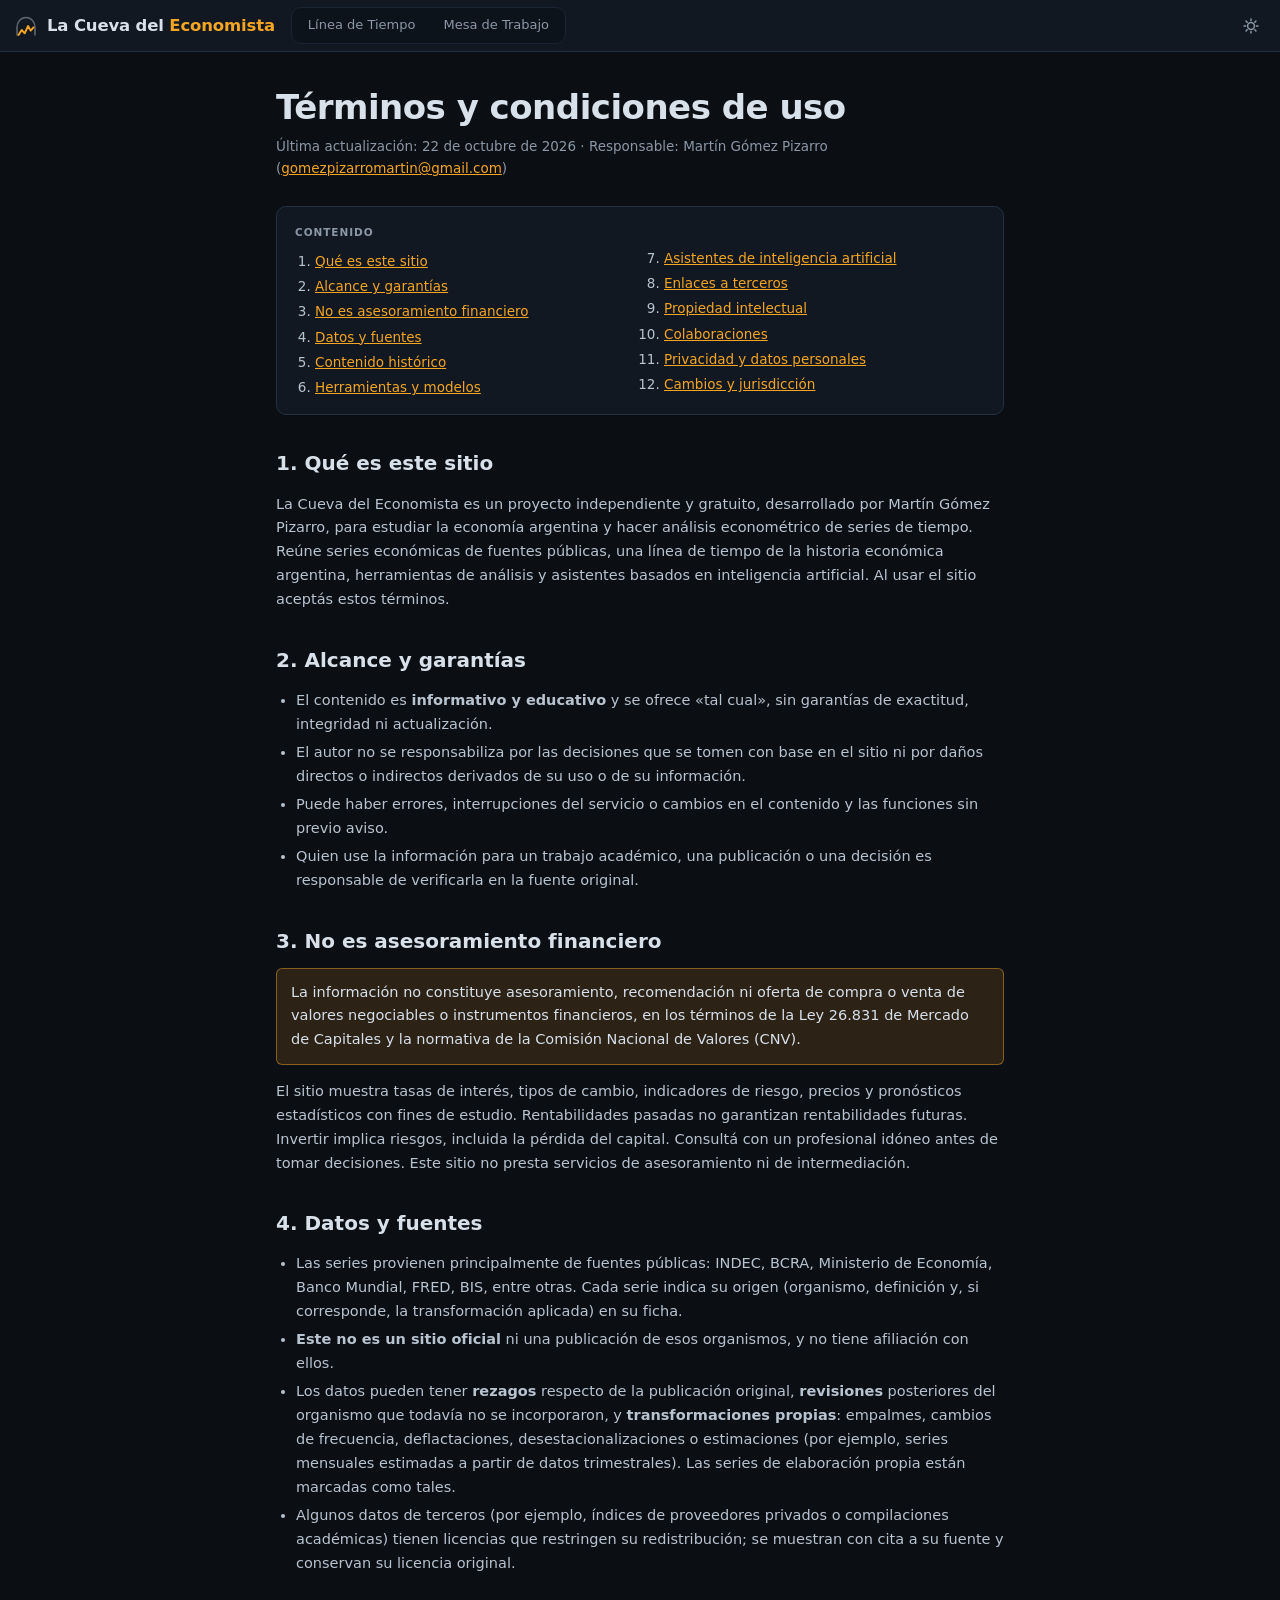
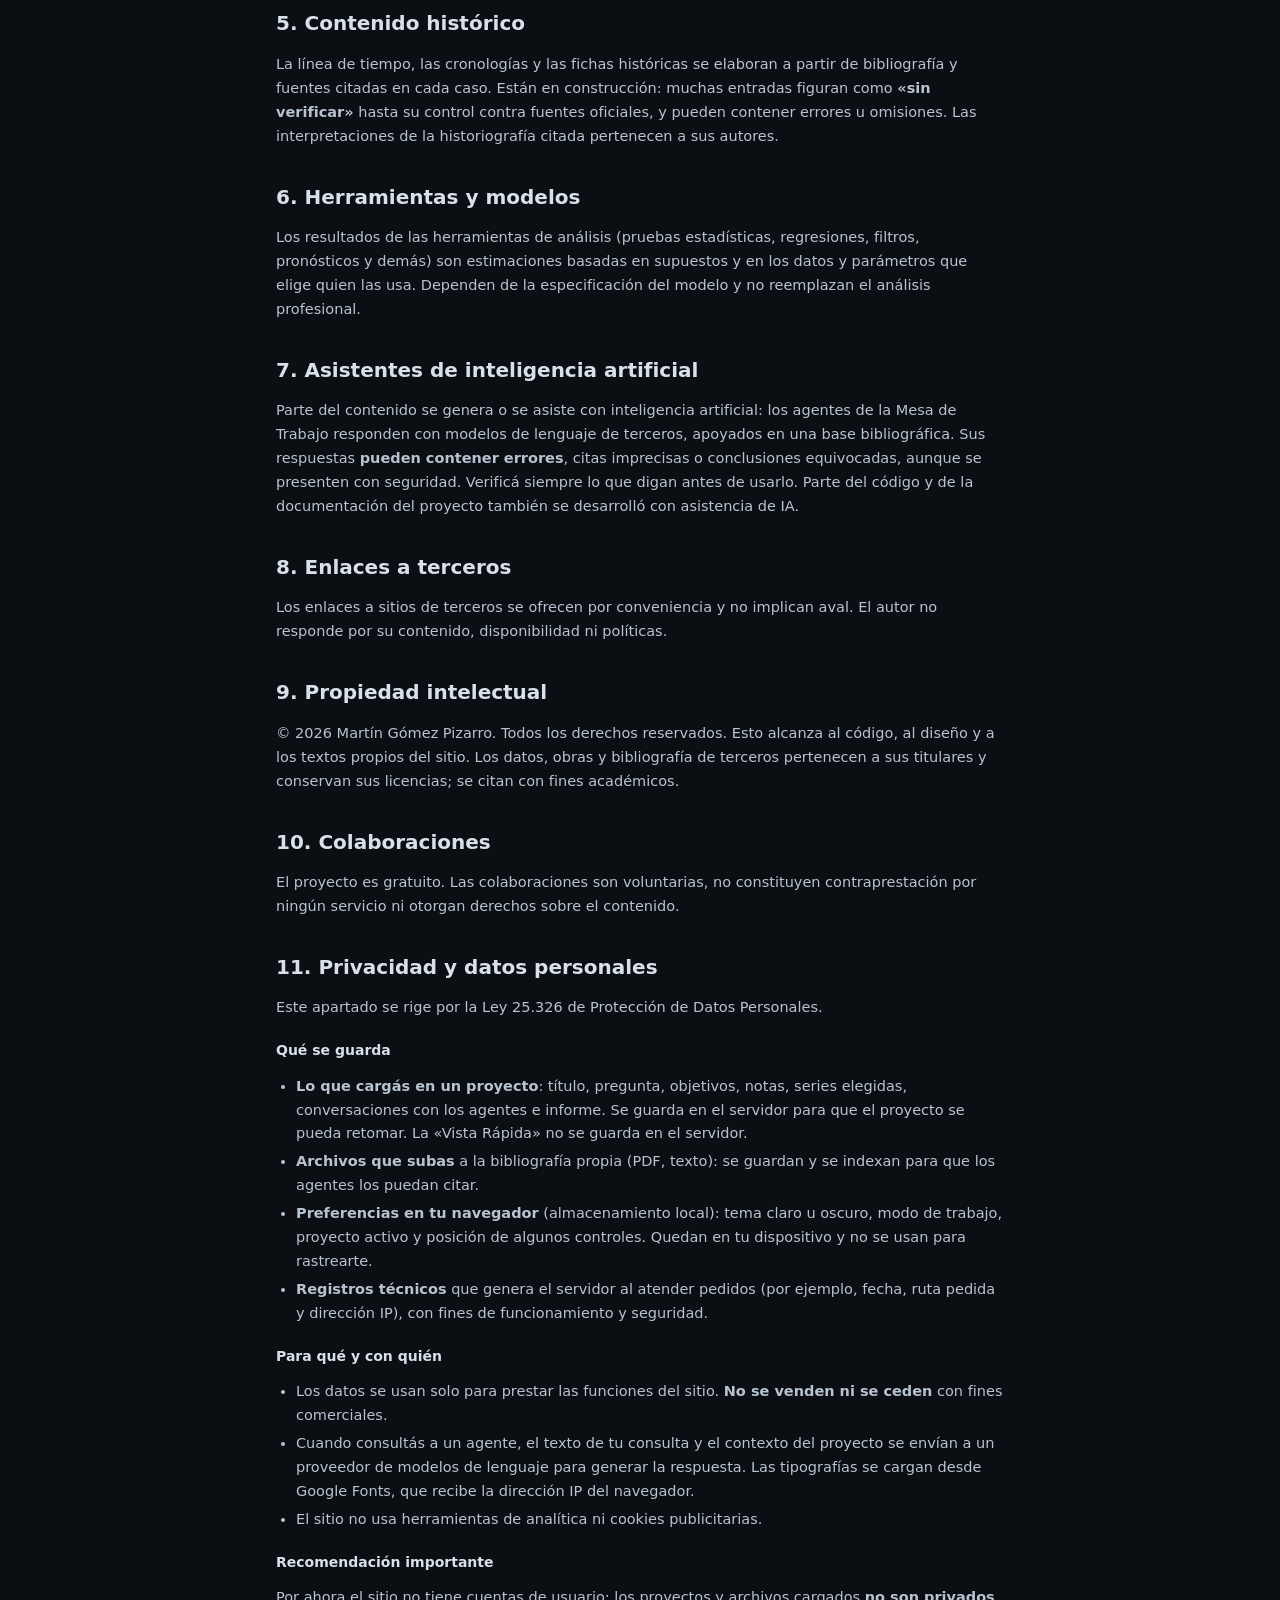
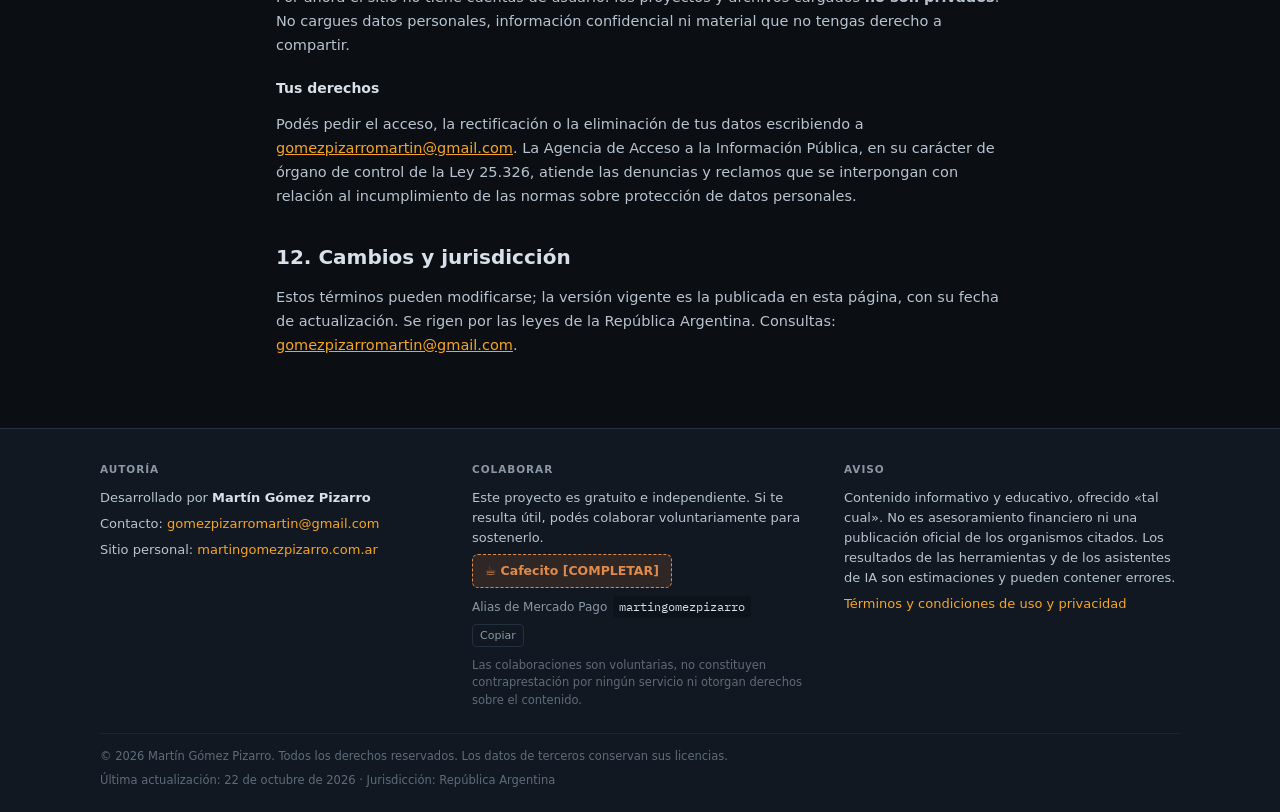
<file: web/terminos.html>
<!doctype html>
<html lang="es">
<head>
<meta charset="utf-8">
<meta name="viewport" content="width=device-width, initial-scale=1">
<title>Términos y condiciones · La Cueva del Economista</title>
<meta name="description" content="Términos y condiciones de uso, descargos de responsabilidad y política de privacidad de La Cueva del Economista.">
<link rel="preconnect" href="https://fonts.googleapis.com">
<link rel="preconnect" href="https://fonts.gstatic.com" crossorigin>
<link rel="stylesheet" href="https://fonts.googleapis.com/css2?family=Fraunces:opsz,wght@9..144,500;9..144,700&family=IBM+Plex+Mono:wght@400;500;600&family=IBM+Plex+Sans:wght@400;500;600&display=swap">
<link rel="stylesheet" href="/web/estilo/tokens.css">
<link rel="stylesheet" href="/web/estilo/pie.css">
<script src="/web/estilo/tema.js"></script>
<script src="/web/estilo/sitio.js"></script>
<style>
  /* Página de lectura: a diferencia de las pantallas de trabajo, ésta scrollea. */
  body{min-height:100vh; display:flex; flex-direction:column}
  .topbar{position:sticky; top:0; z-index:10}
  .doc{flex:1; width:100%; max-width:760px; margin:0 auto; padding:36px 16px 56px}
  .doc h1{font-family:var(--display); font-weight:700; font-size:clamp(26px,4.4vw,34px); line-height:1.15; letter-spacing:-.015em; margin:0 0 8px; color:var(--ink)}
  .doc .bajada{color:var(--ink-dim); margin:0 0 26px; font-size:13.5px}
  .doc h2{font-family:var(--display); font-weight:600; font-size:20px; margin:34px 0 10px; color:var(--ink); scroll-margin-top:68px}
  .doc h3{font-size:14px; margin:20px 0 6px; color:var(--ink)}
  .doc p, .doc li{color:var(--ink-2); line-height:1.65; font-size:14.5px}
  .doc ul{padding-left:20px}
  .doc li{margin:4px 0}
  .doc .indice{background:var(--surface); border:1px solid var(--line); border-radius:var(--r-lg); padding:14px 18px; margin:0 0 8px}
  .doc .indice ol{margin:6px 0 0; padding-left:20px; columns:2; column-gap:28px}
  .doc .indice li{font-size:13.5px; margin:3px 0; break-inside:avoid}
  .doc .destacado{background:var(--accent-soft); border:1px solid var(--accent-line); border-radius:var(--r); padding:12px 14px; margin:12px 0}
  .doc .destacado p{margin:0; color:var(--ink)}
  @media (max-width:600px){ .doc .indice ol{columns:1} .topbar .modswitch{display:none} }
</style>
</head>
<body>

<header class="topbar">
  <a class="brand" href="/" style="text-decoration:none; color:inherit">
    <svg class="glyph" width="24" height="24" viewBox="0 0 24 24" fill="none" aria-hidden="true">
      <path d="M3 21V13.5C3 7.7 7 3.5 12 3.5S21 7.7 21 13.5V21" stroke="currentColor" stroke-width="1.6" stroke-linecap="round" opacity=".38"/>
      <path d="M4.5 21l3.2-5.1 3 3.4 3.4-7.3 2.6 4.6 2.8-3.2" stroke="var(--accent)" stroke-width="1.9" stroke-linecap="round" stroke-linejoin="round" fill="none"/>
    </svg>
    <div class="brand-name">La Cueva del <em>Economista</em></div>
  </a>
  <nav class="modswitch" aria-label="Módulos">
    <a href="/tiempo">Línea de Tiempo</a>
    <a href="/mesa">Mesa de Trabajo</a>
  </nav>
  <div class="topright">
    <button class="iconbtn" id="tema" title="Cambiar tema" aria-label="Cambiar tema">
      <svg width="16" height="16" viewBox="0 0 16 16" fill="none"><circle cx="8" cy="8" r="3.4" stroke="currentColor" stroke-width="1.5"/><path d="M8 1v1.6M8 13.4V15M15 8h-1.6M2.6 8H1M12.9 3.1l-1.1 1.1M4.2 11.8l-1.1 1.1M12.9 12.9l-1.1-1.1M4.2 4.2L3.1 3.1" stroke="currentColor" stroke-width="1.5" stroke-linecap="round"/></svg>
    </button>
  </div>
</header>

<main class="doc">
  <h1>Términos y condiciones de uso</h1>
  <p class="bajada">Última actualización: <span data-sitio="actualizado"></span> · Responsable: <span data-sitio="autor"></span> (<span data-sitio="email"></span>)</p>

  <nav class="indice" aria-label="Contenido">
    <span class="lbl">Contenido</span>
    <ol>
      <li><a href="#que-es">Qué es este sitio</a></li>
      <li><a href="#alcance">Alcance y garantías</a></li>
      <li><a href="#financiero">No es asesoramiento financiero</a></li>
      <li><a href="#datos">Datos y fuentes</a></li>
      <li><a href="#historia">Contenido histórico</a></li>
      <li><a href="#herramientas">Herramientas y modelos</a></li>
      <li><a href="#ia">Asistentes de inteligencia artificial</a></li>
      <li><a href="#terceros">Enlaces a terceros</a></li>
      <li><a href="#propiedad">Propiedad intelectual</a></li>
      <li><a href="#colaboraciones">Colaboraciones</a></li>
      <li><a href="#privacidad">Privacidad y datos personales</a></li>
      <li><a href="#jurisdiccion">Cambios y jurisdicción</a></li>
    </ol>
  </nav>

  <h2 id="que-es">1. Qué es este sitio</h2>
  <p><span data-sitio="proyecto"></span> es un proyecto independiente y gratuito, desarrollado por <span data-sitio="autor"></span>, para estudiar la economía argentina y hacer análisis econométrico de series de tiempo. Reúne series económicas de fuentes públicas, una línea de tiempo de la historia económica argentina, herramientas de análisis y asistentes basados en inteligencia artificial. Al usar el sitio aceptás estos términos.</p>

  <h2 id="alcance">2. Alcance y garantías</h2>
  <ul>
    <li>El contenido es <b>informativo y educativo</b> y se ofrece «tal cual», sin garantías de exactitud, integridad ni actualización.</li>
    <li>El autor no se responsabiliza por las decisiones que se tomen con base en el sitio ni por daños directos o indirectos derivados de su uso o de su información.</li>
    <li>Puede haber errores, interrupciones del servicio o cambios en el contenido y las funciones sin previo aviso.</li>
    <li>Quien use la información para un trabajo académico, una publicación o una decisión es responsable de verificarla en la fuente original.</li>
  </ul>

  <h2 id="financiero">3. No es asesoramiento financiero</h2>
  <div class="destacado"><p>La información no constituye asesoramiento, recomendación ni oferta de compra o venta de valores negociables o instrumentos financieros, en los términos de la Ley 26.831 de Mercado de Capitales y la normativa de la Comisión Nacional de Valores (CNV).</p></div>
  <p>El sitio muestra tasas de interés, tipos de cambio, indicadores de riesgo, precios y pronósticos estadísticos con fines de estudio. Rentabilidades pasadas no garantizan rentabilidades futuras. Invertir implica riesgos, incluida la pérdida del capital. Consultá con un profesional idóneo antes de tomar decisiones. Este sitio no presta servicios de asesoramiento ni de intermediación.</p>

  <h2 id="datos">4. Datos y fuentes</h2>
  <ul>
    <li>Las series provienen principalmente de fuentes públicas: <span data-sitio="fuentes"></span>, entre otras. Cada serie indica su origen (organismo, definición y, si corresponde, la transformación aplicada) en su ficha.</li>
    <li><b>Este no es un sitio oficial</b> ni una publicación de esos organismos, y no tiene afiliación con ellos.</li>
    <li>Los datos pueden tener <b>rezagos</b> respecto de la publicación original, <b>revisiones</b> posteriores del organismo que todavía no se incorporaron, y <b>transformaciones propias</b>: empalmes, cambios de frecuencia, deflactaciones, desestacionalizaciones o estimaciones (por ejemplo, series mensuales estimadas a partir de datos trimestrales). Las series de elaboración propia están marcadas como tales.</li>
    <li>Algunos datos de terceros (por ejemplo, índices de proveedores privados o compilaciones académicas) tienen licencias que restringen su redistribución; se muestran con cita a su fuente y conservan su licencia original.</li>
  </ul>

  <h2 id="historia">5. Contenido histórico</h2>
  <p>La línea de tiempo, las cronologías y las fichas históricas se elaboran a partir de bibliografía y fuentes citadas en cada caso. Están en construcción: muchas entradas figuran como <b>«sin verificar»</b> hasta su control contra fuentes oficiales, y pueden contener errores u omisiones. Las interpretaciones de la historiografía citada pertenecen a sus autores.</p>

  <h2 id="herramientas">6. Herramientas y modelos</h2>
  <p>Los resultados de las herramientas de análisis (pruebas estadísticas, regresiones, filtros, pronósticos y demás) son estimaciones basadas en supuestos y en los datos y parámetros que elige quien las usa. Dependen de la especificación del modelo y no reemplazan el análisis profesional.</p>

  <h2 id="ia">7. Asistentes de inteligencia artificial</h2>
  <p>Parte del contenido se genera o se asiste con inteligencia artificial: los agentes de la Mesa de Trabajo responden con modelos de lenguaje de terceros, apoyados en una base bibliográfica. Sus respuestas <b>pueden contener errores</b>, citas imprecisas o conclusiones equivocadas, aunque se presenten con seguridad. Verificá siempre lo que digan antes de usarlo. Parte del código y de la documentación del proyecto también se desarrolló con asistencia de IA.</p>

  <h2 id="terceros">8. Enlaces a terceros</h2>
  <p>Los enlaces a sitios de terceros se ofrecen por conveniencia y no implican aval. El autor no responde por su contenido, disponibilidad ni políticas.</p>

  <h2 id="propiedad">9. Propiedad intelectual</h2>
  <p><span data-sitio="licencia"></span> Esto alcanza al código, al diseño y a los textos propios del sitio. Los datos, obras y bibliografía de terceros pertenecen a sus titulares y conservan sus licencias; se citan con fines académicos.</p>

  <h2 id="colaboraciones">10. Colaboraciones</h2>
  <p>El proyecto es gratuito. Las colaboraciones son voluntarias, no constituyen contraprestación por ningún servicio ni otorgan derechos sobre el contenido.</p>

  <h2 id="privacidad">11. Privacidad y datos personales</h2>
  <p>Este apartado se rige por la Ley 25.326 de Protección de Datos Personales.</p>
  <h3>Qué se guarda</h3>
  <ul>
    <li><b>Lo que cargás en un proyecto</b>: título, pregunta, objetivos, notas, series elegidas, conversaciones con los agentes e informe. Se guarda en el servidor para que el proyecto se pueda retomar. La «Vista Rápida» no se guarda en el servidor.</li>
    <li><b>Archivos que subas</b> a la bibliografía propia (PDF, texto): se guardan y se indexan para que los agentes los puedan citar.</li>
    <li><b>Preferencias en tu navegador</b> (almacenamiento local): tema claro u oscuro, modo de trabajo, proyecto activo y posición de algunos controles. Quedan en tu dispositivo y no se usan para rastrearte.</li>
    <li><b>Registros técnicos</b> que genera el servidor al atender pedidos (por ejemplo, fecha, ruta pedida y dirección IP), con fines de funcionamiento y seguridad.</li>
  </ul>
  <h3>Para qué y con quién</h3>
  <ul>
    <li>Los datos se usan solo para prestar las funciones del sitio. <b>No se venden ni se ceden</b> con fines comerciales.</li>
    <li>Cuando consultás a un agente, el texto de tu consulta y el contexto del proyecto se envían a un proveedor de modelos de lenguaje para generar la respuesta. Las tipografías se cargan desde Google Fonts, que recibe la dirección IP del navegador.</li>
    <li>El sitio no usa herramientas de analítica ni cookies publicitarias.</li>
  </ul>
  <h3>Recomendación importante</h3>
  <p>Por ahora el sitio no tiene cuentas de usuario: los proyectos y archivos cargados <b>no son privados</b>. No cargues datos personales, información confidencial ni material que no tengas derecho a compartir.</p>
  <h3>Tus derechos</h3>
  <p>Podés pedir el acceso, la rectificación o la eliminación de tus datos escribiendo a <span data-sitio="email"></span>. La Agencia de Acceso a la Información Pública, en su carácter de órgano de control de la Ley 25.326, atiende las denuncias y reclamos que se interpongan con relación al incumplimiento de las normas sobre protección de datos personales.</p>

  <h2 id="jurisdiccion">12. Cambios y jurisdicción</h2>
  <p>Estos términos pueden modificarse; la versión vigente es la publicada en esta página, con su fecha de actualización. Se rigen por las leyes de la <span data-sitio="jurisdiccion"></span>. Consultas: <span data-sitio="email"></span>.</p>
</main>

<footer data-cueva-pie="completo"></footer>

<script>document.getElementById('tema').addEventListener('click', () => window.CuevaTema.alternar());</script>
<script src="/web/estilo/pie.js"></script>
</body>
</html>
</file>
<file: web/estilo/tokens.css>
/* ============================================================
   tokens.css — sistema de diseño de La Cueva del Economista
   Oscuro por defecto con la paleta de la Terminal (15/11); el claro
   («pizarrón y tiza») queda como opción del botón de tema.

   Extraído de docs/mockup/cueva-mockup.html el 2026-09-16 (fase T0 del
   módulo Línea de Tiempo). Lo usa web/tiempo/ y lo va a usar la Mesa:
   acá viven los TOKENS y las PRIMITIVAS compartidas (chip, btn, seg,
   note, rail, layer, panel-hd). Nada específico de un módulo.

   :root = tema claro. En oscuro se redefinen SOLO los tokens.
   ============================================================ */

:root{
  /* Oscuro por defecto: la paleta de la Terminal (decidido el 15/11: manda su estilo). */
  --ground:#0b0f14; --surface:#111821; --surface-2:#16202c;
  --sunken:#0d131b; --line:#223041; --line-soft:#1a2533;
  --ink:#d8e0ea; --ink-2:#b8c3d0; --ink-dim:#8b97a6; --ink-faint:#5f6b7a;
  --accent:#f5a524; --accent-ink:#0b0f14; --accent-soft:rgba(245,165,36,.14); --accent-line:rgba(245,165,36,.45);
  --ok:#2ecc8a; --ok-soft:rgba(46,204,138,.14);
  --warn:#E08A4C; --warn-soft:rgba(224,138,76,.14);
  --crit:#f05252; --crit-soft:rgba(240,82,82,.14);
  --info:#6cb6ff; --info-soft:rgba(108,182,255,.14);
  --facto:#f05252; --const:#2ecc8a;
  --s1:#6cb6ff; --s2:#f5a524; --s3:#f05252; --s4:#2ecc8a; --s5:#B79BE0; --s6:#7FCFC4;
  --shadow:0 1px 2px rgba(0,0,0,.4), 0 12px 32px -16px rgba(0,0,0,.7);
  color-scheme:dark;
  --r:6px; --r-lg:10px;
  --mono:"JetBrains Mono","IBM Plex Mono",ui-monospace,Consolas,monospace;
  --sans:"Inter","Segoe UI",-apple-system,Roboto,system-ui,sans-serif;
  --display:"Inter","Segoe UI",-apple-system,Roboto,system-ui,sans-serif;
}
/* Claro, solo si el usuario lo elige con el botón de tema (el de «pizarrón y tiza»). */
:root[data-theme="light"]{
  --ground:#EEF1EC; --surface:#FAFBF8; --surface-2:#F1F4EF;
  --sunken:#E4E9E2; --line:#D5DDD4; --line-soft:#E3E9E1;
  --ink:#14201C; --ink-2:#3D4B44; --ink-dim:#697A71; --ink-faint:#93A198;
  --accent:#8A6410; --accent-ink:#FFFFFF; --accent-soft:#F0E5C8; --accent-line:#C9A64E;
  --ok:#2F7D52; --ok-soft:#DCEDE2;
  --warn:#9E5518; --warn-soft:#F6E4D4;
  --crit:#A32F4C; --crit-soft:#F6DCE2;
  --info:#26607F; --info-soft:#D8E8F0;
  --facto:#A32F4C; --const:#2F7D52;
  --s1:#26607F; --s2:#8A6410; --s3:#A32F4C; --s4:#2F7D52; --s5:#6A4A94; --s6:#3F7F7A;
  --shadow:0 1px 2px rgba(20,32,28,.06), 0 8px 24px -12px rgba(20,32,28,.18);
  color-scheme:light;
}
:root[data-theme="dark"]{
  --ground:#0b0f14; --surface:#111821; --surface-2:#16202c;
  --sunken:#0d131b; --line:#223041; --line-soft:#1a2533;
  --ink:#d8e0ea; --ink-2:#b8c3d0; --ink-dim:#8b97a6; --ink-faint:#5f6b7a;
  --accent:#f5a524; --accent-ink:#0b0f14; --accent-soft:rgba(245,165,36,.14); --accent-line:rgba(245,165,36,.45);
  --ok:#2ecc8a; --ok-soft:rgba(46,204,138,.14);
  --warn:#E08A4C; --warn-soft:rgba(224,138,76,.14);
  --crit:#f05252; --crit-soft:rgba(240,82,82,.14);
  --info:#6cb6ff; --info-soft:rgba(108,182,255,.14);
  --facto:#f05252; --const:#2ecc8a;
  --s1:#6cb6ff; --s2:#f5a524; --s3:#f05252; --s4:#2ecc8a; --s5:#B79BE0; --s6:#7FCFC4;
  --shadow:0 1px 2px rgba(0,0,0,.4), 0 12px 32px -16px rgba(0,0,0,.7);
  color-scheme:dark;
}

/* ============================ BASE ============================ */
*{box-sizing:border-box}
body{
  margin:0; background:var(--ground); color:var(--ink);
  font-family:var(--sans); font-size:14px; line-height:1.45;
  -webkit-font-smoothing:antialiased;
}
button,input,select,textarea{font:inherit; color:inherit}
button{cursor:pointer; background:none; border:none}
:focus-visible{outline:2px solid var(--accent); outline-offset:2px; border-radius:3px}
a{color:var(--accent)}
.num{font-family:var(--mono); font-variant-numeric:tabular-nums}
.lbl{font-size:10.5px; letter-spacing:.09em; text-transform:uppercase; color:var(--ink-dim); font-weight:600}
.spacer{flex:1}

/* ============================ SHELL ============================ */
.app{display:flex; flex-direction:column; height:100vh; overflow:hidden}
.topbar{
  display:flex; align-items:center; gap:16px; height:52px; flex:0 0 52px;
  padding:0 14px; background:var(--surface); border-bottom:1px solid var(--line);
}
.brand{display:flex; align-items:center; gap:9px; min-width:0}
.brand-name{font-family:var(--display); font-weight:700; font-size:16.5px; letter-spacing:-.01em; white-space:nowrap}
.brand-name em{font-style:normal; color:var(--accent)}
.glyph{flex:0 0 auto}

.modswitch{display:flex; gap:2px; padding:3px; background:var(--sunken); border-radius:var(--r-lg); border:1px solid var(--line-soft)}
.modswitch button,.modswitch a{
  display:flex; align-items:center; gap:7px; padding:5px 13px; border-radius:7px; text-decoration:none;
  font-size:13px; font-weight:500; color:var(--ink-dim); transition:background .14s,color .14s;
}
.modswitch button:hover,.modswitch a:hover{color:var(--ink)}
.modswitch button[aria-current="true"],.modswitch a[aria-current="true"]{
  background:var(--surface); color:var(--ink); box-shadow:var(--shadow); font-weight:600;
}
.modswitch svg{opacity:.85}

.topright{margin-left:auto; display:flex; align-items:center; gap:8px}
.main{flex:1; min-height:0; display:flex}
.module{display:flex; flex:1; min-width:0}

/* ============================ PANELES ============================ */
.rail{
  flex:0 0 232px; background:var(--surface); border-right:1px solid var(--line);
  display:flex; flex-direction:column; min-height:0;
}
.rail-r{border-right:none; border-left:1px solid var(--line); flex-basis:296px}
.panel-hd{
  display:flex; align-items:center; gap:8px; padding:11px 13px 9px;
  border-bottom:1px solid var(--line-soft); flex:0 0 auto;
}
.panel-hd .lbl{flex:1}
.scroll{overflow-y:auto; overflow-x:hidden; flex:1; min-height:0; scrollbar-width:thin}
.scroll::-webkit-scrollbar{width:9px}
.scroll::-webkit-scrollbar-thumb{background:var(--line); border-radius:9px; border:3px solid var(--surface)}
.stage{flex:1; min-width:0; display:flex; flex-direction:column; background:var(--ground); overflow:hidden}
.pad{padding:16px 18px}

/* ============================ CONTROLES ============================ */
.chip{
  display:inline-flex; align-items:center; gap:5px; padding:2px 8px; border-radius:100px;
  font-size:11px; font-weight:500; border:1px solid transparent; white-space:nowrap;
}
.chip.ok{background:var(--ok-soft); color:var(--ok); border-color:color-mix(in srgb,var(--ok) 32%,transparent)}
.chip.warn{background:var(--warn-soft); color:var(--warn); border-color:color-mix(in srgb,var(--warn) 32%,transparent)}
.chip.crit{background:var(--crit-soft); color:var(--crit); border-color:color-mix(in srgb,var(--crit) 32%,transparent)}
.chip.info{background:var(--info-soft); color:var(--info); border-color:color-mix(in srgb,var(--info) 32%,transparent)}
.chip.neutral{background:var(--sunken); color:var(--ink-dim); border-color:var(--line)}
.chip .dot{width:5px; height:5px; border-radius:50%; background:currentColor}

.iconbtn{
  width:30px; height:30px; display:grid; place-items:center; border-radius:var(--r);
  color:var(--ink-dim); border:1px solid transparent;
}
.iconbtn:hover{background:var(--sunken); color:var(--ink); border-color:var(--line-soft)}

.btn{
  display:inline-flex; align-items:center; gap:6px; padding:6px 12px; border-radius:var(--r);
  border:1px solid var(--line); background:var(--surface); font-size:12.5px; font-weight:500; color:var(--ink-2);
  text-decoration:none;
}
.btn:hover{border-color:var(--ink-faint); color:var(--ink)}
.btn.primary{background:var(--accent); color:var(--accent-ink); border-color:var(--accent); font-weight:600}
.btn.primary:hover{filter:brightness(1.06)}
.btn.ghost{border-color:transparent; background:none}
.btn.ghost:hover{background:var(--sunken)}
.btn.sm{padding:4px 9px; font-size:11.5px}
.btn[disabled]{opacity:.45; cursor:default}

.seg{display:inline-flex; background:var(--sunken); border:1px solid var(--line-soft); border-radius:var(--r); padding:2px}
.seg button{padding:3.5px 10px; border-radius:4px; font-size:11.5px; font-weight:500; color:var(--ink-dim)}
.seg button[aria-pressed="true"]{background:var(--surface); color:var(--ink); box-shadow:0 1px 2px rgba(0,0,0,.08); font-weight:600}

.layer{
  display:flex; align-items:center; gap:9px; padding:6px 13px; cursor:pointer;
  font-size:12.5px; border-left:2px solid transparent;
}
.layer:hover{background:var(--surface-2)}
.layer input{appearance:none; width:13px; height:13px; border:1.5px solid var(--line); border-radius:3px; flex:0 0 auto; background:var(--surface); position:relative; cursor:pointer}
.layer input:checked{background:currentColor; border-color:currentColor}
.layer input:checked::after{content:""; position:absolute; inset:1.5px; border-left:1.6px solid var(--surface); border-bottom:1.6px solid var(--surface); transform:rotate(-45deg) translate(1px,-1px); height:4px}
.layer .swatch{width:14px; height:3px; border-radius:2px; flex:0 0 auto}
.layer .name{flex:1; color:var(--ink-2); overflow:hidden; text-overflow:ellipsis; white-space:nowrap}
.layer .meta{font-size:10.5px; color:var(--ink-faint); font-family:var(--mono)}
.group-hd{
  display:flex; align-items:center; gap:7px; padding:9px 13px 5px; font-size:10.5px;
  letter-spacing:.08em; text-transform:uppercase; color:var(--ink-faint); font-weight:600;
}
.group-hd::after{content:""; flex:1; height:1px; background:var(--line-soft)}

.searchbox{margin:9px 11px; display:flex; align-items:center; gap:7px; padding:5px 9px; background:var(--sunken); border:1px solid var(--line-soft); border-radius:var(--r)}
.searchbox input{flex:1; background:none; border:none; outline:none; font-size:12.5px; min-width:0}
.searchbox input::placeholder{color:var(--ink-faint)}

.note{
  display:flex; gap:9px; padding:9px 11px; border-radius:var(--r); font-size:12px; line-height:1.5;
  background:var(--warn-soft); border:1px solid color-mix(in srgb,var(--warn) 28%,transparent); color:var(--ink-2);
}
.note b{color:var(--ink)}
.note.info{background:var(--info-soft); border-color:color-mix(in srgb,var(--info) 28%,transparent)}
.note.neutral{background:var(--sunken); border-color:var(--line)}

.ev-tag{
  display:inline-flex; align-items:center; gap:5px; padding:3px 8px; border-radius:5px; font-size:11px;
  background:var(--sunken); border:1px solid var(--line-soft); color:var(--ink-2); font-family:var(--mono);
}
.ev-tag:hover{border-color:var(--accent-line); color:var(--ink)}

/* ====================== BARRA COMÚN (web/estilo/barra.js) ====================== */
.modswitch .barra-aparte{font-size:11px; opacity:.7}
.modswitch a[aria-disabled="true"]{opacity:.45; cursor:not-allowed}
</file>
<file: web/estilo/pie.css>
/* pie.css — pie de página institucional (ver web/estilo/pie.js).
 *
 * Usa los tokens de tokens.css. Cada var() trae un valor de respaldo OSCURO
 * para las pantallas que todavía no cargan tokens.css (web/explorador.html,
 * paleta oscura fija): ahí el pie igual se ve bien y no hereda colores raros.
 * Todo vive bajo .pie / .pie-panel: no toca nada de la pantalla anfitriona.
 */

/* ── común ─────────────────────────────────────────────────────────── */
.pie, .pie-panel{
  font-family:var(--sans, "IBM Plex Sans", -apple-system, "Segoe UI", Roboto, sans-serif);
  color:var(--ink-2, #C2CEC8);
  -webkit-font-smoothing:antialiased;
  box-sizing:border-box;
}
.pie *, .pie-panel *{box-sizing:border-box}
.pie a, .pie-panel a{color:var(--accent, #E9C46A); text-decoration:none}
.pie a:hover, .pie-panel a:hover{text-decoration:underline}
.pie b, .pie-panel b{color:var(--ink, #E7EDE9); font-weight:600}
.pie-falta{
  display:inline-block; padding:0 5px; border-radius:4px; font-family:var(--mono, ui-monospace, monospace);
  font-size:.92em; background:var(--warn-soft, rgba(224,138,76,.14)); color:var(--warn, #E08A4C);
  border:1px dashed var(--warn, #E08A4C);
}

/* ── variante «barra»: una línea fina al pie de la pantalla de trabajo ── */
.pie-barra{
  flex:0 0 auto; display:flex; align-items:center; flex-wrap:nowrap; gap:4px 14px;
  min-height:28px; padding:4px 14px; position:relative; z-index:20;
  background:var(--surface, #18211E); border-top:1px solid var(--line, #2C3833);
  font-size:11.5px; line-height:1.4; color:var(--ink-dim, #8B9A93);
}
.pie-barra .pie-item{white-space:nowrap; flex:0 0 auto}
.pie-barra .pie-autor b{font-weight:500; color:var(--ink-2, #C2CEC8)}
.pie-barra .pie-descargo{color:var(--ink-faint, #66766E); overflow:hidden; text-overflow:ellipsis; flex:0 1 auto; min-width:0}
.pie-barra .pie-sep{flex:1 1 0; min-width:0}
.pie-barra .pie-link{
  background:none; border:0; padding:0; font:inherit; cursor:pointer;
  color:var(--accent, #E9C46A); font-weight:500;
}
.pie-barra .pie-link:hover{text-decoration:underline}
.pie-barra .pie-meta{color:var(--ink-faint, #66766E)}

/* ── variante «completo»: páginas de lectura ───────────────────────── */
.pie-completo{
  background:var(--surface, #18211E); border-top:1px solid var(--line, #2C3833);
  padding:32px 16px 22px; font-size:13px; line-height:1.55;
}
.pie-grilla{
  max-width:1080px; margin:0 auto; display:grid; gap:26px 36px;
  grid-template-columns:repeat(auto-fit, minmax(240px, 1fr));
}
.pie-h{
  margin:0 0 10px; font-size:10.5px; letter-spacing:.09em; text-transform:uppercase;
  color:var(--ink-dim, #8B9A93); font-weight:600; font-family:inherit;
}
.pie-completo .pie-texto{margin:0 0 6px}
.pie-legal{
  max-width:1080px; margin:24px auto 0; padding-top:14px; border-top:1px solid var(--line-soft, #232E2A);
  display:flex; flex-wrap:wrap; justify-content:space-between; gap:6px 20px;
  font-size:11.5px; color:var(--ink-faint, #66766E);
}

/* ── bloque de colaboración (completo y panel) ─────────────────────── */
.pie-texto{margin:0 0 10px}
.pie-acciones{display:flex; flex-wrap:wrap; align-items:center; gap:8px; margin:0 0 10px}
.pie-boton{
  display:inline-flex; align-items:center; gap:6px; padding:6px 12px; border-radius:var(--r, 6px);
  border:1px solid var(--line, #2C3833); background:var(--surface-2, #1F2A26);
  color:var(--ink, #E7EDE9) !important; font-size:12.5px; font-weight:500; text-decoration:none !important;
}
.pie-boton:hover{border-color:var(--ink-faint, #66766E)}
.pie-boton-primario{background:var(--accent, #E9C46A); border-color:var(--accent, #E9C46A); color:var(--accent-ink, #151E1B) !important; font-weight:600}
.pie-boton-primario:hover{filter:brightness(1.06)}
.pie-boton.is-falta{background:var(--warn-soft, rgba(224,138,76,.14)); border:1px dashed var(--warn, #E08A4C); color:var(--warn, #E08A4C) !important; cursor:default}
.pie-alt{display:flex; flex-wrap:wrap; align-items:center; gap:6px; font-size:12px}
.pie-alt-lbl{color:var(--ink-dim, #8B9A93)}
.pie-alias{font-family:var(--mono, ui-monospace, monospace); font-size:12px; padding:2px 6px; border-radius:4px; background:var(--sunken, #0C1211); color:var(--ink, #E7EDE9)}
.pie-copiar{background:none; border:1px solid var(--line, #2C3833); border-radius:4px; padding:2px 7px; font:inherit; font-size:11px; color:var(--ink-dim, #8B9A93); cursor:pointer}
.pie-copiar:hover{color:var(--ink, #E7EDE9)}
.pie-aclaracion{margin:0; font-size:11.5px; color:var(--ink-faint, #66766E); line-height:1.5}

/* ── panel flotante de «Colaborar» ─────────────────────────────────── */
.pie-panel{
  position:fixed; right:14px; bottom:40px; z-index:85; width:min(380px, calc(100vw - 32px));
  max-height:calc(100vh - 80px); overflow:auto;
  background:var(--surface, #18211E); border:1px solid var(--line, #2C3833); border-radius:var(--r-lg, 10px);
  box-shadow:var(--shadow, 0 12px 32px -16px rgba(0,0,0,.7)); padding:14px 16px; font-size:12.5px; line-height:1.5;
}
.pie-panel[hidden]{display:none}
.pie-panel.pie-panel-izq{right:auto; left:14px; bottom:52px}
.pie-panel-hd{display:flex; align-items:center; gap:8px; margin-bottom:10px}
.pie-panel-hd b{font-family:var(--display, Georgia, serif); font-size:15px}
.pie-cerrar{margin-left:auto; background:none; border:0; color:var(--ink-dim, #8B9A93); cursor:pointer; font-size:15px; padding:2px 4px}
.pie-cerrar:hover{color:var(--ink, #E7EDE9)}
.pie-panel-pie{
  margin-top:12px; padding-top:10px; border-top:1px solid var(--line-soft, #232E2A);
  display:flex; flex-direction:column; gap:5px; font-size:11.5px; color:var(--ink-dim, #8B9A93);
}

/* ── variante «flotante»: botón chico en la esquina inferior izquierda ── */
.pie-flotante{position:fixed; left:10px; bottom:10px; z-index:84}
.pie-flotante-btn{
  width:24px; height:24px; border-radius:50%; display:grid; place-items:center; cursor:pointer;
  font:italic 600 13px/1 Georgia, serif; opacity:.55;
  background:var(--surface, #18211E); color:var(--ink-dim, #8B9A93); border:1px solid var(--line, #2C3833);
}
.pie-flotante-btn:hover, .pie-flotante-btn[aria-expanded="true"]{opacity:1; color:var(--accent, #E9C46A)}

/* ── foco visible y teléfono ───────────────────────────────────────── */
.pie :focus-visible, .pie-panel :focus-visible{outline:2px solid var(--accent, #E9C46A); outline-offset:2px; border-radius:3px}
@media (max-width:760px){
  .pie-barra{flex-wrap:wrap; gap:2px 12px; padding:4px 12px}
  .pie-barra .pie-oculta-movil, .pie-barra .pie-descargo{display:none}
  .pie-panel{right:16px; left:16px; width:auto; bottom:44px}
}
</file>
